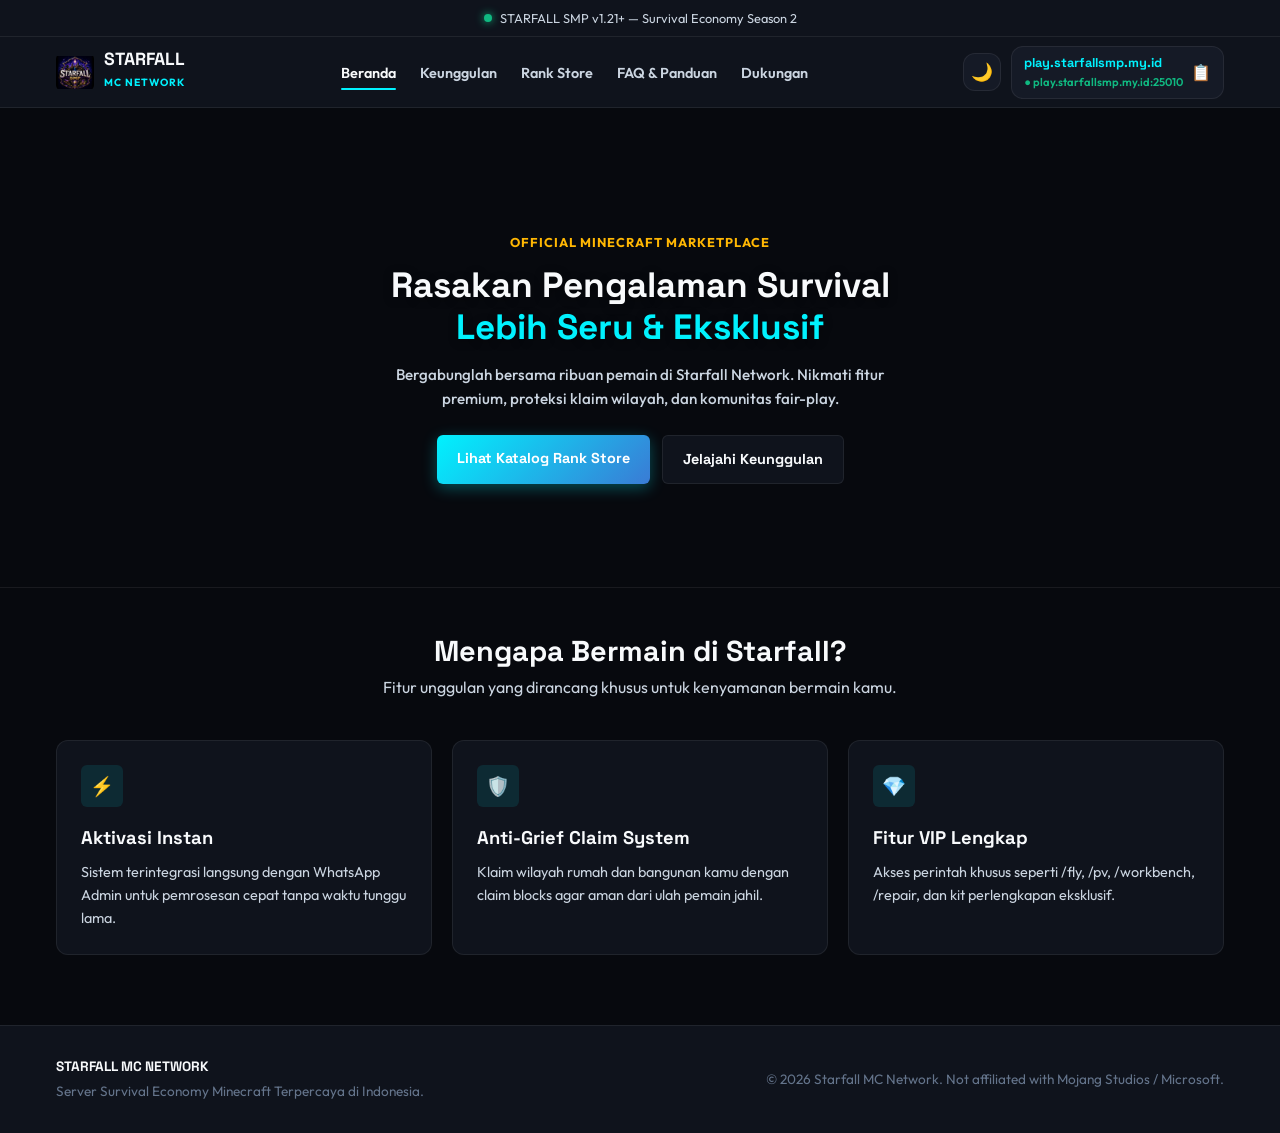
<file: index.html>
<!DOCTYPE html>
<html lang="id">
<head>
  <meta charset="UTF-8">
  <meta name="viewport" content="width=device-width, initial-scale=1.0, maximum-scale=1.0, user-scalable=no">
  <title>Beranda — Starfall Smp Official Website</title>
  <link rel="preconnect" href="https://fonts.googleapis.com">
  <link rel="preconnect" href="https://fonts.gstatic.com" crossorigin>
  <link href="https://fonts.googleapis.com/css2?family=Outfit:wght@400;600;700&family=Space+Grotesk:wght@700;800&display=swap" rel="stylesheet">
  <link rel="stylesheet" href="style.css">
</head>
<body>

  <div class="top-bar">
    <div class="container top-bar-inner">
      <div class="top-notice">
        <span class="live-dot"></span>
        <span>STARFALL SMP v1.21+ — Survival Economy Season 2</span>
      </div>
    </div>
  </div>

  <header class="header">
    <div class="container header-inner">
      <a href="index.html" class="brand">
        <img src="logo.png" alt="Starfall Logo" class="brand-logo-img" onerror="this.style.display='none'; document.getElementById('logoFallback').style.display='flex';">
        <div id="logoFallback" class="brand-icon-fallback" style="display:none;">SF</div>
        <div>
          <span class="brand-title">STARFALL</span>
          <span class="brand-subtitle">MC NETWORK</span>
        </div>
      </a>

      <!-- Tombol Hamburger untuk Tampilan HP -->
      <button class="mobile-menu-toggle" id="mobileMenuBtn" aria-label="Buka Menu">
        <span></span>
        <span></span>
        <span></span>
      </button>

      <ul class="nav-menu" id="navMenu">
        <li><a href="index.html" class="nav-link active">Beranda</a></li>
        <li><a href="features.html" class="nav-link">Keunggulan</a></li>
        <li><a href="store.html" class="nav-link">Rank Store</a></li>
        <li><a href="faq.html" class="nav-link">FAQ & Panduan</a></li>
        <li><a href="contact.html" class="nav-link">Dukungan</a></li>
      </ul>

      <div class="header-actions">
        <button id="themeToggleBtn" class="theme-toggle-btn" title="Ganti Tema">
          <span id="themeIcon">🌙</span>
        </button>

        <div class="ip-copy-btn ip-copy-trigger" title="Klik untuk Copy IP">
          <div>
            <div class="ip-text">play.starfallsmp.my.id</div>
            <div class="ip-sub" id="onlinePlayerCount">● Memuat Pemain...</div>
          </div>
          <span>📋</span>
        </div>
      </div>
    </div>
  </header>

  <section class="page-banner video-hero">
    <video autoplay loop muted playsinline class="hero-video" id="heroVideo">
      <source id="videoSource" src="background.mp4" type="video/mp4">
      Browser kamu tidak mendukung video HTML5.
    </video>

    <div class="hero-overlay"></div>

    <div class="container hero-content">
      <span class="banner-badge">OFFICIAL MINECRAFT MARKETPLACE</span>
      <h1 class="hero-title">Rasakan Pengalaman Survival <br><span class="highlight-cyan">Lebih Seru & Eksklusif</span></h1>
      <p class="hero-desc">Bergabunglah bersama ribuan pemain di Starfall Network. Nikmati fitur premium, proteksi klaim wilayah, dan komunitas fair-play.</p>
      
      <div class="hero-btn-group">
        <a href="store.html" class="btn-primary-glow">Lihat Katalog Rank Store</a>
        <a href="features.html" class="btn-secondary-dark">Jelajahi Keunggulan</a>
      </div>
    </div>
  </section>

  <main class="content-section">
    <div class="container">
      <div style="text-align:center; margin-bottom:40px;">
        <h2 style="font-family:var(--font-title); font-size:1.8rem;">Mengapa Bermain di Starfall?</h2>
        <p style="color:var(--text-secondary);">Fitur unggulan yang dirancang khusus untuk kenyamanan bermain kamu.</p>
      </div>

      <div class="grid-3">
        <div class="feature-box">
          <div class="feature-icon-badge">⚡</div>
          <h3>Aktivasi Instan</h3>
          <p>Sistem terintegrasi langsung dengan WhatsApp Admin untuk pemrosesan cepat tanpa waktu tunggu lama.</p>
        </div>
        <div class="feature-box">
          <div class="feature-icon-badge">🛡️</div>
          <h3>Anti-Grief Claim System</h3>
          <p>Klaim wilayah rumah dan bangunan kamu dengan claim blocks agar aman dari ulah pemain jahil.</p>
        </div>
        <div class="feature-box">
          <div class="feature-icon-badge">💎</div>
          <h3>Fitur VIP Lengkap</h3>
          <p>Akses perintah khusus seperti /fly, /pv, /workbench, /repair, dan kit perlengkapan eksklusif.</p>
        </div>
      </div>
    </div>
  </main>

  <footer class="footer">
    <div class="container footer-flex">
      <div>
        <strong style="color:var(--text-primary); font-family:var(--font-title);">STARFALL MC NETWORK</strong>
        <p style="margin-top:4px;">Server Survival Economy Minecraft Terpercaya di Indonesia.</p>
      </div>
      <div>
        <p>&copy; 2026 Starfall MC Network. Not affiliated with Mojang Studios / Microsoft.</p>
      </div>
    </div>
  </footer>

  <div class="modal-backdrop" id="storeModal">
    <div class="modal-card">
      <button class="modal-close-btn" id="modalCloseBtn">&times;</button>
      <h2 style="font-family:var(--font-title); font-size:1.4rem; margin-bottom:4px; color:var(--text-primary);">Konfirmasi Pesanan</h2>
      <p style="font-size:0.85rem; color:var(--text-secondary); margin-bottom:20px;">Isi username Minecraft kamu sebelum lanjut ke WhatsApp Admin.</p>

      <div class="summary-card">
        <div class="summary-item">
          <span>Item Rank:</span>
          <strong id="modalRankName" style="color:var(--text-primary);">-</strong>
        </div>
        <div class="summary-item" style="margin-top:6px;">
          <span>Total Harga:</span>
          <strong id="modalRankPrice" style="color:var(--primary-cyan);">-</strong>
        </div>
      </div>

      <form id="orderForm">
        <div class="form-group">
          <label for="mcUsername">Username / In-Game Name (IGN)</label>
          <input type="text" id="mcUsername" placeholder="Contoh: Alex_Craft99" autocomplete="off">
          <div class="field-error-notice" id="usernameError"></div>
        </div>

        <button type="submit" class="btn-wa-submit">Lanjut Pembayaran via WhatsApp 🚀</button>
      </form>
    </div>
  </div>

  <div class="toast-notice" id="toastNotice"></div>

  <script src="script.js"></script>
</body>
</html>
</file>
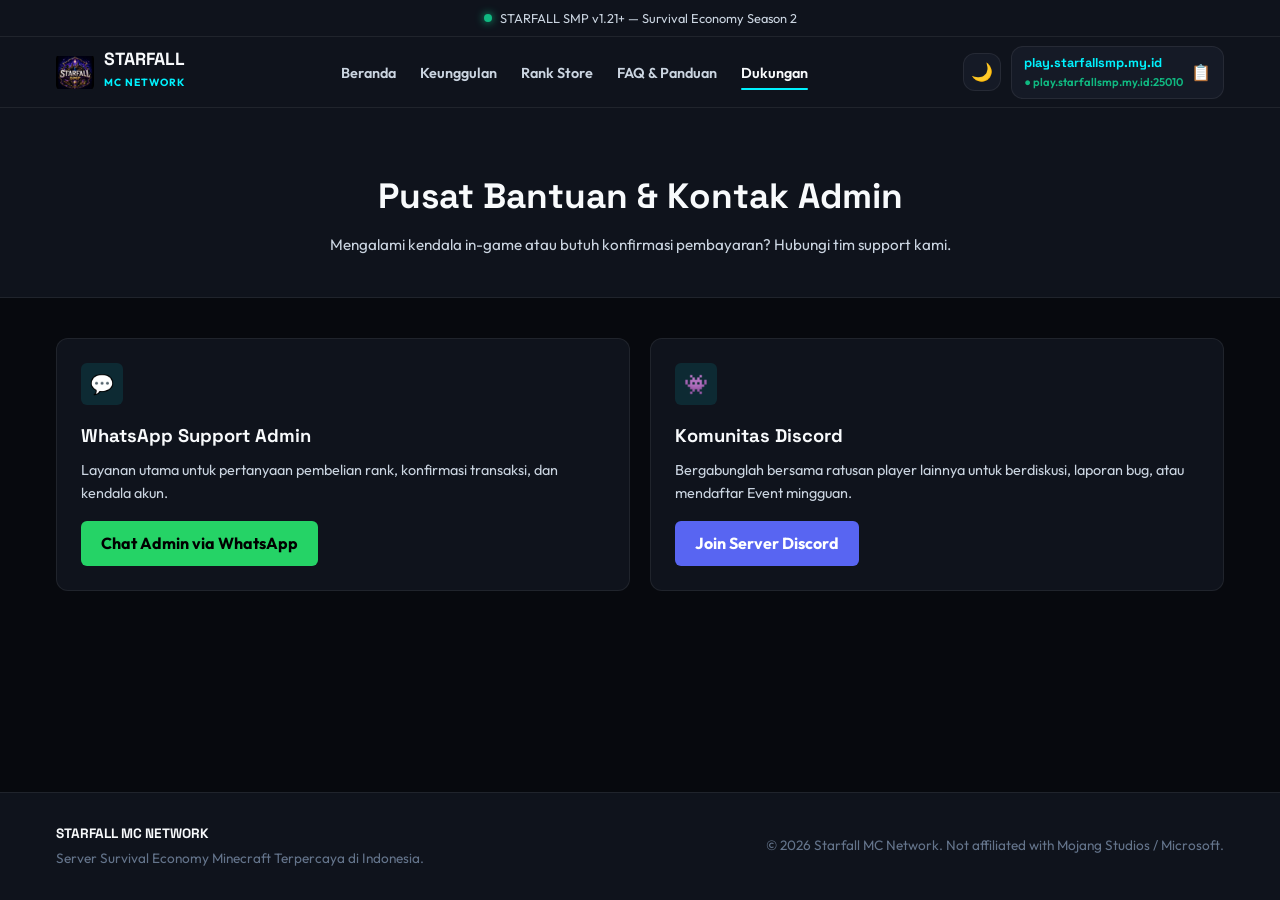
<file: contact.html>
<!DOCTYPE html>
<html lang="id">
<head>
  <meta charset="UTF-8">
  <meta name="viewport" content="width=device-width, initial-scale=1.0, maximum-scale=1.0, user-scalable=no">
  <title>Dukungan & Kontak — Starfall Network</title>
  <link rel="preconnect" href="https://fonts.googleapis.com">
  <link rel="preconnect" href="https://fonts.gstatic.com" crossorigin>
  <link href="https://fonts.googleapis.com/css2?family=Outfit:wght@400;600;700&family=Space+Grotesk:wght@700;800&display=swap" rel="stylesheet">
  <link rel="stylesheet" href="style.css">
</head>
<body>

  <div class="top-bar">
    <div class="container top-bar-inner">
      <div class="top-notice">
        <span class="live-dot"></span>
        <span>STARFALL SMP v1.21+ — Survival Economy Season 2</span>
      </div>
    </div>
  </div>

  <header class="header">
    <div class="container header-inner">
      <a href="index.html" class="brand">
        <img src="logo.png" alt="Starfall Logo" class="brand-logo-img" onerror="this.style.display='none'; document.getElementById('logoFallback').style.display='flex';">
        <div id="logoFallback" class="brand-icon-fallback" style="display:none;">SF</div>
        <div>
          <span class="brand-title">STARFALL</span>
          <span class="brand-subtitle">MC NETWORK</span>
        </div>
      </a>

      <!-- Tombol Hamburger untuk Mobile -->
      <button class="mobile-menu-toggle" id="mobileMenuBtn" aria-label="Buka Menu">
        <span></span>
        <span></span>
        <span></span>
      </button>

      <ul class="nav-menu" id="navMenu">
        <li><a href="index.html" class="nav-link">Beranda</a></li>
        <li><a href="features.html" class="nav-link">Keunggulan</a></li>
        <li><a href="store.html" class="nav-link">Rank Store</a></li>
        <li><a href="faq.html" class="nav-link">FAQ & Panduan</a></li>
        <li><a href="contact.html" class="nav-link active">Dukungan</a></li>
      </ul>

      <div class="header-actions">
        <button id="themeToggleBtn" class="theme-toggle-btn" title="Ganti Tema">
          <span id="themeIcon">🌙</span>
        </button>

        <div class="ip-copy-btn ip-copy-trigger" title="Klik untuk Copy IP">
          <div>
            <div class="ip-text">play.starfallsmp.my.id</div>
            <div class="ip-sub" id="onlinePlayerCount">● Memuat Pemain...</div>
          </div>
          <span>📋</span>
        </div>
      </div>
    </div>
  </header>

  <section class="page-banner">
    <div class="container">
      <h1>Pusat Bantuan & Kontak Admin</h1>
      <p>Mengalami kendala in-game atau butuh konfirmasi pembayaran? Hubungi tim support kami.</p>
    </div>
  </section>

  <main class="content-section">
    <div class="container">
      <div class="grid-2">
        <div class="feature-box">
          <div class="feature-icon-badge">💬</div>
          <h3>WhatsApp Support Admin</h3>
          <p>Layanan utama untuk pertanyaan pembelian rank, konfirmasi transaksi, dan kendala akun.</p>
          <a href="https://wa.me/6283138981041" target="_blank" style="display:inline-block; margin-top:16px; background:#25d366; color:#000; padding:10px 20px; border-radius:var(--radius-sm); font-weight:700; text-decoration:none;">Chat Admin via WhatsApp</a>
        </div>

        <div class="feature-box">
          <div class="feature-icon-badge">👾</div>
          <h3>Komunitas Discord</h3>
          <p>Bergabunglah bersama ratusan player lainnya untuk berdiskusi, laporan bug, atau mendaftar Event mingguan.</p>
          <a href="#" style="display:inline-block; margin-top:16px; background:#5865F2; color:#fff; padding:10px 20px; border-radius:var(--radius-sm); font-weight:700; text-decoration:none;">Join Server Discord</a>
        </div>
      </div>
    </div>
  </main>

  <footer class="footer">
    <div class="container footer-flex">
      <div>
        <strong style="color:var(--text-primary); font-family:var(--font-title);">STARFALL MC NETWORK</strong>
        <p style="margin-top:4px;">Server Survival Economy Minecraft Terpercaya di Indonesia.</p>
      </div>
      <div>
        <p>&copy; 2026 Starfall MC Network. Not affiliated with Mojang Studios / Microsoft.</p>
      </div>
    </div>
  </footer>

  <div class="modal-backdrop" id="storeModal">
    <div class="modal-card">
      <button class="modal-close-btn" id="modalCloseBtn">&times;</button>
      <h2 style="font-family:var(--font-title); font-size:1.4rem; margin-bottom:4px; color:var(--text-primary);">Konfirmasi Pesanan</h2>
      <p style="font-size:0.85rem; color:var(--text-secondary); margin-bottom:20px;">Isi username Minecraft kamu sebelum lanjut ke WhatsApp Admin.</p>

      <div class="summary-card">
        <div class="summary-item">
          <span>Item Rank:</span>
          <strong id="modalRankName" style="color:var(--text-primary);">-</strong>
        </div>
        <div class="summary-item" style="margin-top:6px;">
          <span>Total Harga:</span>
          <strong id="modalRankPrice" style="color:var(--primary-cyan);">-</strong>
        </div>
      </div>

      <form id="orderForm">
        <div class="form-group">
          <label for="mcUsername">Username / In-Game Name (IGN)</label>
          <input type="text" id="mcUsername" placeholder="Contoh: Alex_Craft99" autocomplete="off">
          <div class="field-error-notice" id="usernameError"></div>
        </div>

        <button type="submit" class="btn-wa-submit">Lanjut Pembayaran via WhatsApp 🚀</button>
      </form>
    </div>
  </div>

  <div class="toast-notice" id="toastNotice"></div>

  <script src="script.js"></script>
</body>
</html>
</file>
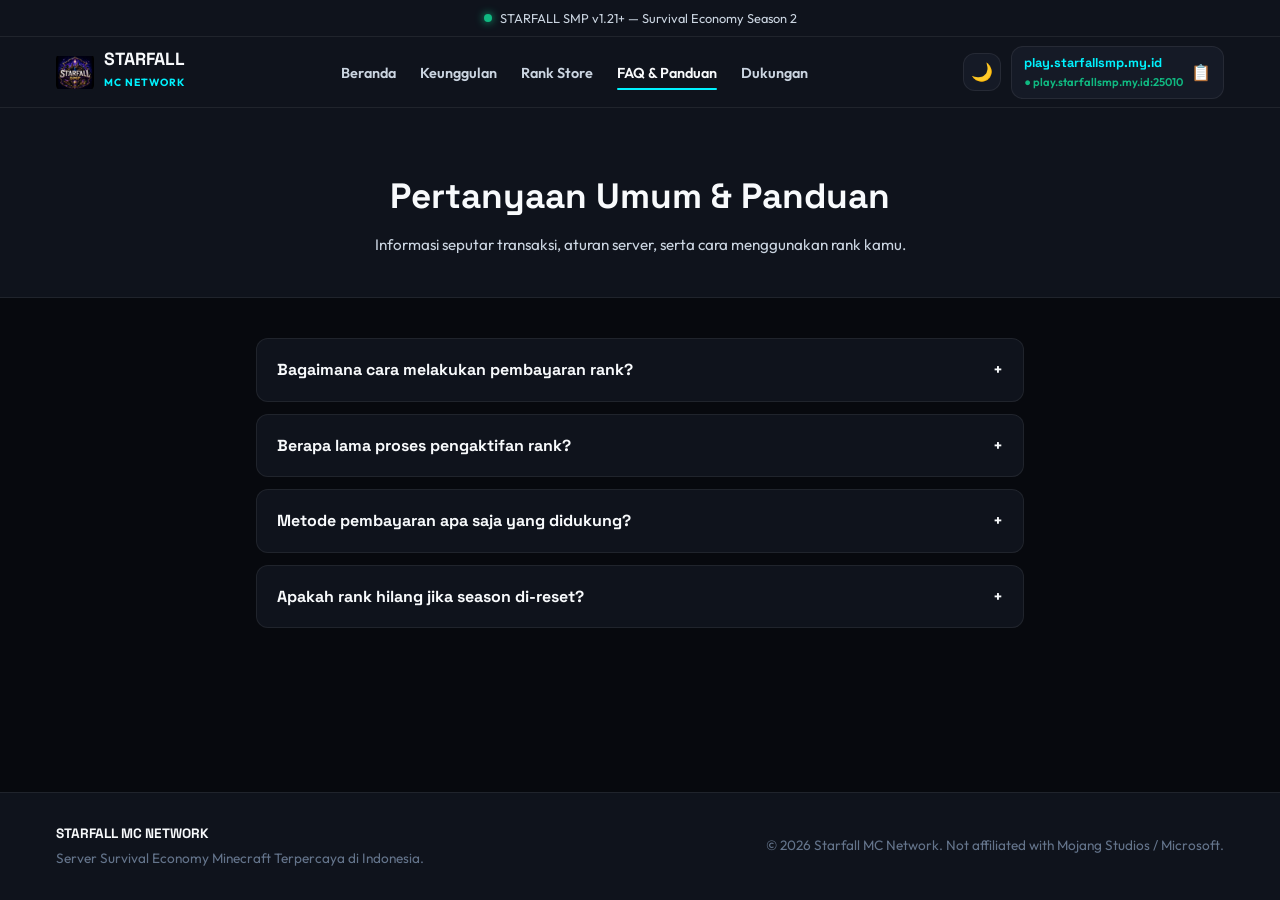
<file: faq.html>
<!DOCTYPE html>
<html lang="id">
<head>
  <meta charset="UTF-8">
  <meta name="viewport" content="width=device-width, initial-scale=1.0, maximum-scale=1.0, user-scalable=no">
  <title>FAQ & Panduan — Starfall Network</title>
  <link rel="preconnect" href="https://fonts.googleapis.com">
  <link rel="preconnect" href="https://fonts.gstatic.com" crossorigin>
  <link href="https://fonts.googleapis.com/css2?family=Outfit:wght@400;600;700&family=Space+Grotesk:wght@700;800&display=swap" rel="stylesheet">
  <link rel="stylesheet" href="style.css">
</head>
<body>

  <div class="top-bar">
    <div class="container top-bar-inner">
      <div class="top-notice">
        <span class="live-dot"></span>
        <span>STARFALL SMP v1.21+ — Survival Economy Season 2</span>
      </div>
    </div>
  </div>

  <header class="header">
    <div class="container header-inner">
      <a href="index.html" class="brand">
        <img src="logo.png" alt="Starfall Logo" class="brand-logo-img" onerror="this.style.display='none'; document.getElementById('logoFallback').style.display='flex';">
        <div id="logoFallback" class="brand-icon-fallback" style="display:none;">SF</div>
        <div>
          <span class="brand-title">STARFALL</span>
          <span class="brand-subtitle">MC NETWORK</span>
        </div>
      </a>

      <!-- Tombol Hamburger untuk Mobile -->
      <button class="mobile-menu-toggle" id="mobileMenuBtn" aria-label="Buka Menu">
        <span></span>
        <span></span>
        <span></span>
      </button>

      <ul class="nav-menu" id="navMenu">
        <li><a href="index.html" class="nav-link">Beranda</a></li>
        <li><a href="features.html" class="nav-link">Keunggulan</a></li>
        <li><a href="store.html" class="nav-link">Rank Store</a></li>
        <li><a href="faq.html" class="nav-link active">FAQ & Panduan</a></li>
        <li><a href="contact.html" class="nav-link">Dukungan</a></li>
      </ul>

      <div class="header-actions">
        <button id="themeToggleBtn" class="theme-toggle-btn" title="Ganti Tema">
          <span id="themeIcon">🌙</span>
        </button>

        <div class="ip-copy-btn ip-copy-trigger" title="Klik untuk Copy IP">
          <div>
            <div class="ip-text">play.starfallsmp.my.id</div>
            <div class="ip-sub" id="onlinePlayerCount">● Memuat Pemain...</div>
          </div>
          <span>📋</span>
        </div>
      </div>
    </div>
  </header>

  <section class="page-banner">
    <div class="container">
      <h1>Pertanyaan Umum & Panduan</h1>
      <p>Informasi seputar transaksi, aturan server, serta cara menggunakan rank kamu.</p>
    </div>
  </section>

  <main class="content-section">
    <div class="container" style="max-width:800px;">
      
      <div class="faq-box">
        <div class="faq-header">
          <span>Bagaimana cara melakukan pembayaran rank?</span>
          <span class="faq-icon-toggle">+</span>
        </div>
        <div class="faq-body">
          <p>Setelah kamu memilih rank di katalog Store dan mengisi Username Minecraft, tombol akan mengarahkan kamu langsung ke WhatsApp Admin. Admin akan memberikan QRIS atau nomor rekening tujuan.</p>
        </div>
      </div>

      <div class="faq-box">
        <div class="faq-header">
          <span>Berapa lama proses pengaktifan rank?</span>
          <span class="faq-icon-toggle">+</span>
        </div>
        <div class="faq-body">
          <p>Proses aktivasi membutuhkan waktu sekitar 1 hingga 5 menit setelah bukti pembayaran dikirimkan ke WhatsApp Admin.</p>
        </div>
      </div>

      <div class="faq-box">
        <div class="faq-header">
          <span>Metode pembayaran apa saja yang didukung?</span>
          <span class="faq-icon-toggle">+</span>
        </div>
        <div class="faq-body">
          <p>Kami menerima QRIS (BCA, Mandiri, BRI, Gopay, OVO, Dana, ShopeePay) serta Pulsa.</p>
        </div>
      </div>

      <div class="faq-box">
        <div class="faq-header">
          <span>Apakah rank hilang jika season di-reset?</span>
          <span class="faq-icon-toggle">+</span>
        </div>
        <div class="faq-body">
          <p>Tidak! Semua rank yang dibeli berlaku permanen dan akan dibawa kembali saat pembukaan season baru.</p>
        </div>
      </div>

    </div>
  </main>

  <footer class="footer">
    <div class="container footer-flex">
      <div>
        <strong style="color:var(--text-primary); font-family:var(--font-title);">STARFALL MC NETWORK</strong>
        <p style="margin-top:4px;">Server Survival Economy Minecraft Terpercaya di Indonesia.</p>
      </div>
      <div>
        <p>&copy; 2026 Starfall MC Network. Not affiliated with Mojang Studios / Microsoft.</p>
      </div>
    </div>
  </footer>

  <div class="modal-backdrop" id="storeModal">
    <div class="modal-card">
      <button class="modal-close-btn" id="modalCloseBtn">&times;</button>
      <h2 style="font-family:var(--font-title); font-size:1.4rem; margin-bottom:4px; color:var(--text-primary);">Konfirmasi Pesanan</h2>
      <p style="font-size:0.85rem; color:var(--text-secondary); margin-bottom:20px;">Isi username Minecraft kamu sebelum lanjut ke WhatsApp Admin.</p>

      <div class="summary-card">
        <div class="summary-item">
          <span>Item Rank:</span>
          <strong id="modalRankName" style="color:var(--text-primary);">-</strong>
        </div>
        <div class="summary-item" style="margin-top:6px;">
          <span>Total Harga:</span>
          <strong id="modalRankPrice" style="color:var(--primary-cyan);">-</strong>
        </div>
      </div>

      <form id="orderForm">
        <div class="form-group">
          <label for="mcUsername">Username / In-Game Name (IGN)</label>
          <input type="text" id="mcUsername" placeholder="Contoh: Alex_Craft99" autocomplete="off">
          <div class="field-error-notice" id="usernameError"></div>
        </div>

        <button type="submit" class="btn-wa-submit">Lanjut Pembayaran via WhatsApp 🚀</button>
      </form>
    </div>
  </div>

  <div class="toast-notice" id="toastNotice"></div>

  <script src="script.js"></script>
</body>
</html>
</file>
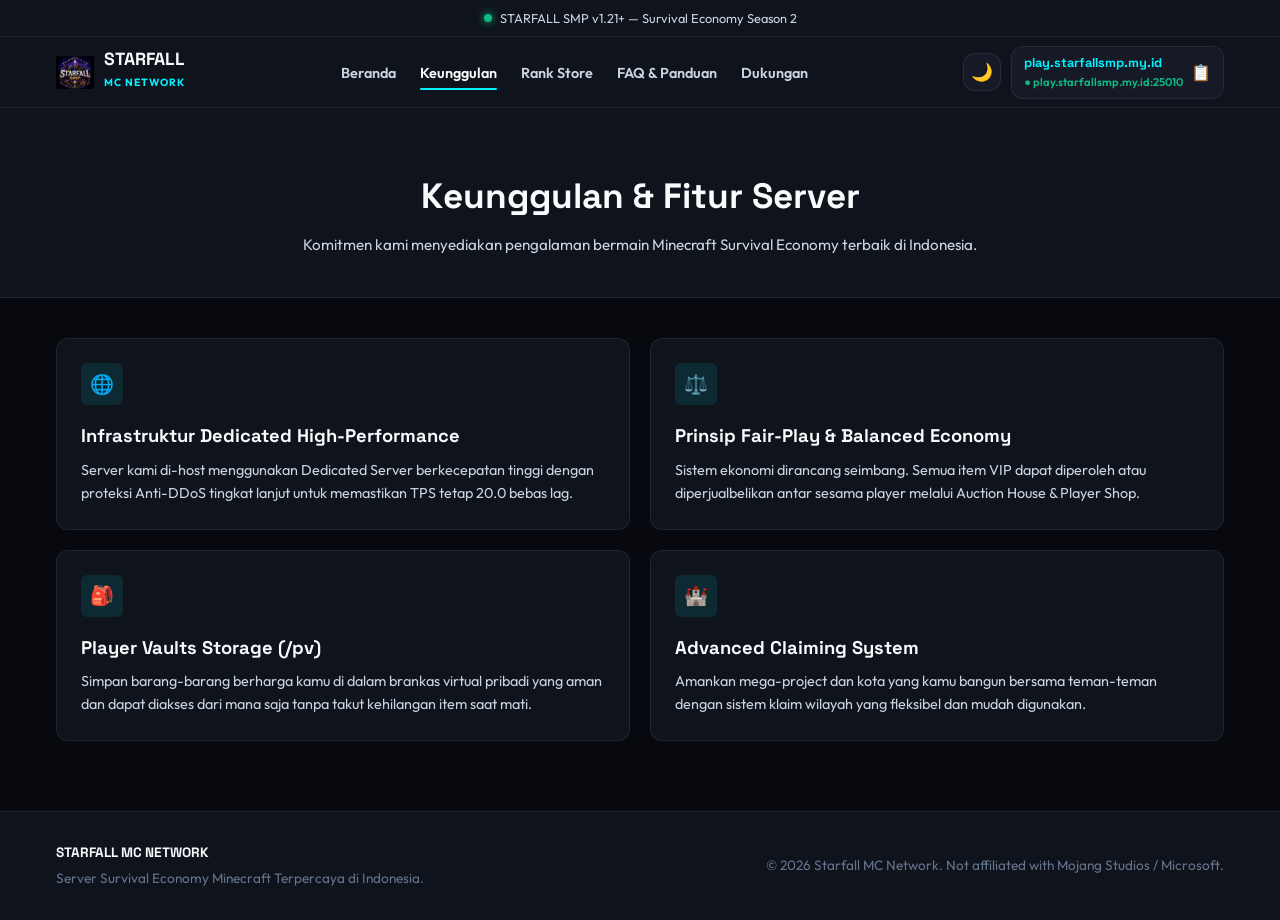
<file: features.html>
<!DOCTYPE html>
<html lang="id">
<head>
  <meta charset="UTF-8">
  <meta name="viewport" content="width=device-width, initial-scale=1.0, maximum-scale=1.0, user-scalable=no">
  <title>Keunggulan Server — Starfall Network</title>
  <link rel="preconnect" href="https://fonts.googleapis.com">
  <link rel="preconnect" href="https://fonts.gstatic.com" crossorigin>
  <link href="https://fonts.googleapis.com/css2?family=Outfit:wght@400;600;700&family=Space+Grotesk:wght@700;800&display=swap" rel="stylesheet">
  <link rel="stylesheet" href="style.css">
</head>
<body>

  <div class="top-bar">
    <div class="container top-bar-inner">
      <div class="top-notice">
        <span class="live-dot"></span>
        <span>STARFALL SMP v1.21+ — Survival Economy Season 2</span>
      </div>
    </div>
  </div>

  <header class="header">
    <div class="container header-inner">
      <a href="index.html" class="brand">
        <img src="logo.png" alt="Starfall Logo" class="brand-logo-img" onerror="this.style.display='none'; document.getElementById('logoFallback').style.display='flex';">
        <div id="logoFallback" class="brand-icon-fallback" style="display:none;">SF</div>
        <div>
          <span class="brand-title">STARFALL</span>
          <span class="brand-subtitle">MC NETWORK</span>
        </div>
      </a>

      <!-- Tombol Hamburger untuk Mobile -->
      <button class="mobile-menu-toggle" id="mobileMenuBtn" aria-label="Buka Menu">
        <span></span>
        <span></span>
        <span></span>
      </button>

      <ul class="nav-menu" id="navMenu">
        <li><a href="index.html" class="nav-link">Beranda</a></li>
        <li><a href="features.html" class="nav-link active">Keunggulan</a></li>
        <li><a href="store.html" class="nav-link">Rank Store</a></li>
        <li><a href="faq.html" class="nav-link">FAQ & Panduan</a></li>
        <li><a href="contact.html" class="nav-link">Dukungan</a></li>
      </ul>

      <div class="header-actions">
        <button id="themeToggleBtn" class="theme-toggle-btn" title="Ganti Tema">
          <span id="themeIcon">🌙</span>
        </button>

        <div class="ip-copy-btn ip-copy-trigger" title="Klik untuk Copy IP">
          <div>
            <div class="ip-text">play.starfallsmp.my.id</div>
            <div class="ip-sub" id="onlinePlayerCount">● Memuat Pemain...</div>
          </div>
          <span>📋</span>
        </div>
      </div>
    </div>
  </header>

  <section class="page-banner">
    <div class="container">
      <h1>Keunggulan & Fitur Server</h1>
      <p>Komitmen kami menyediakan pengalaman bermain Minecraft Survival Economy terbaik di Indonesia.</p>
    </div>
  </section>

  <main class="content-section">
    <div class="container">
      <div class="grid-2">
        <div class="feature-box">
          <div class="feature-icon-badge">🌐</div>
          <h3>Infrastruktur Dedicated High-Performance</h3>
          <p>Server kami di-host menggunakan Dedicated Server berkecepatan tinggi dengan proteksi Anti-DDoS tingkat lanjut untuk memastikan TPS tetap 20.0 bebas lag.</p>
        </div>
        <div class="feature-box">
          <div class="feature-icon-badge">⚖️</div>
          <h3>Prinsip Fair-Play & Balanced Economy</h3>
          <p>Sistem ekonomi dirancang seimbang. Semua item VIP dapat diperoleh atau diperjualbelikan antar sesama player melalui Auction House & Player Shop.</p>
        </div>
        <div class="feature-box">
          <div class="feature-icon-badge">🎒</div>
          <h3>Player Vaults Storage (/pv)</h3>
          <p>Simpan barang-barang berharga kamu di dalam brankas virtual pribadi yang aman dan dapat diakses dari mana saja tanpa takut kehilangan item saat mati.</p>
        </div>
        <div class="feature-box">
          <div class="feature-icon-badge">🏰</div>
          <h3>Advanced Claiming System</h3>
          <p>Amankan mega-project dan kota yang kamu bangun bersama teman-teman dengan sistem klaim wilayah yang fleksibel dan mudah digunakan.</p>
        </div>
      </div>
    </div>
  </main>

  <footer class="footer">
    <div class="container footer-flex">
      <div>
        <strong style="color:var(--text-primary); font-family:var(--font-title);">STARFALL MC NETWORK</strong>
        <p style="margin-top:4px;">Server Survival Economy Minecraft Terpercaya di Indonesia.</p>
      </div>
      <div>
        <p>&copy; 2026 Starfall MC Network. Not affiliated with Mojang Studios / Microsoft.</p>
      </div>
    </div>
  </footer>

  <div class="modal-backdrop" id="storeModal">
    <div class="modal-card">
      <button class="modal-close-btn" id="modalCloseBtn">&times;</button>
      <h2 style="font-family:var(--font-title); font-size:1.4rem; margin-bottom:4px; color:var(--text-primary);">Konfirmasi Pesanan</h2>
      <p style="font-size:0.85rem; color:var(--text-secondary); margin-bottom:20px;">Isi username Minecraft kamu sebelum lanjut ke WhatsApp Admin.</p>

      <div class="summary-card">
        <div class="summary-item">
          <span>Item Rank:</span>
          <strong id="modalRankName" style="color:var(--text-primary);">-</strong>
        </div>
        <div class="summary-item" style="margin-top:6px;">
          <span>Total Harga:</span>
          <strong id="modalRankPrice" style="color:var(--primary-cyan);">-</strong>
        </div>
      </div>

      <form id="orderForm">
        <div class="form-group">
          <label for="mcUsername">Username / In-Game Name (IGN)</label>
          <input type="text" id="mcUsername" placeholder="Contoh: Alex_Craft99" autocomplete="off">
          <div class="field-error-notice" id="usernameError"></div>
        </div>

        <button type="submit" class="btn-wa-submit">Lanjut Pembayaran via WhatsApp 🚀</button>
      </form>
    </div>
  </div>

  <div class="toast-notice" id="toastNotice"></div>

  <script src="script.js"></script>
</body>
</html>
</file>
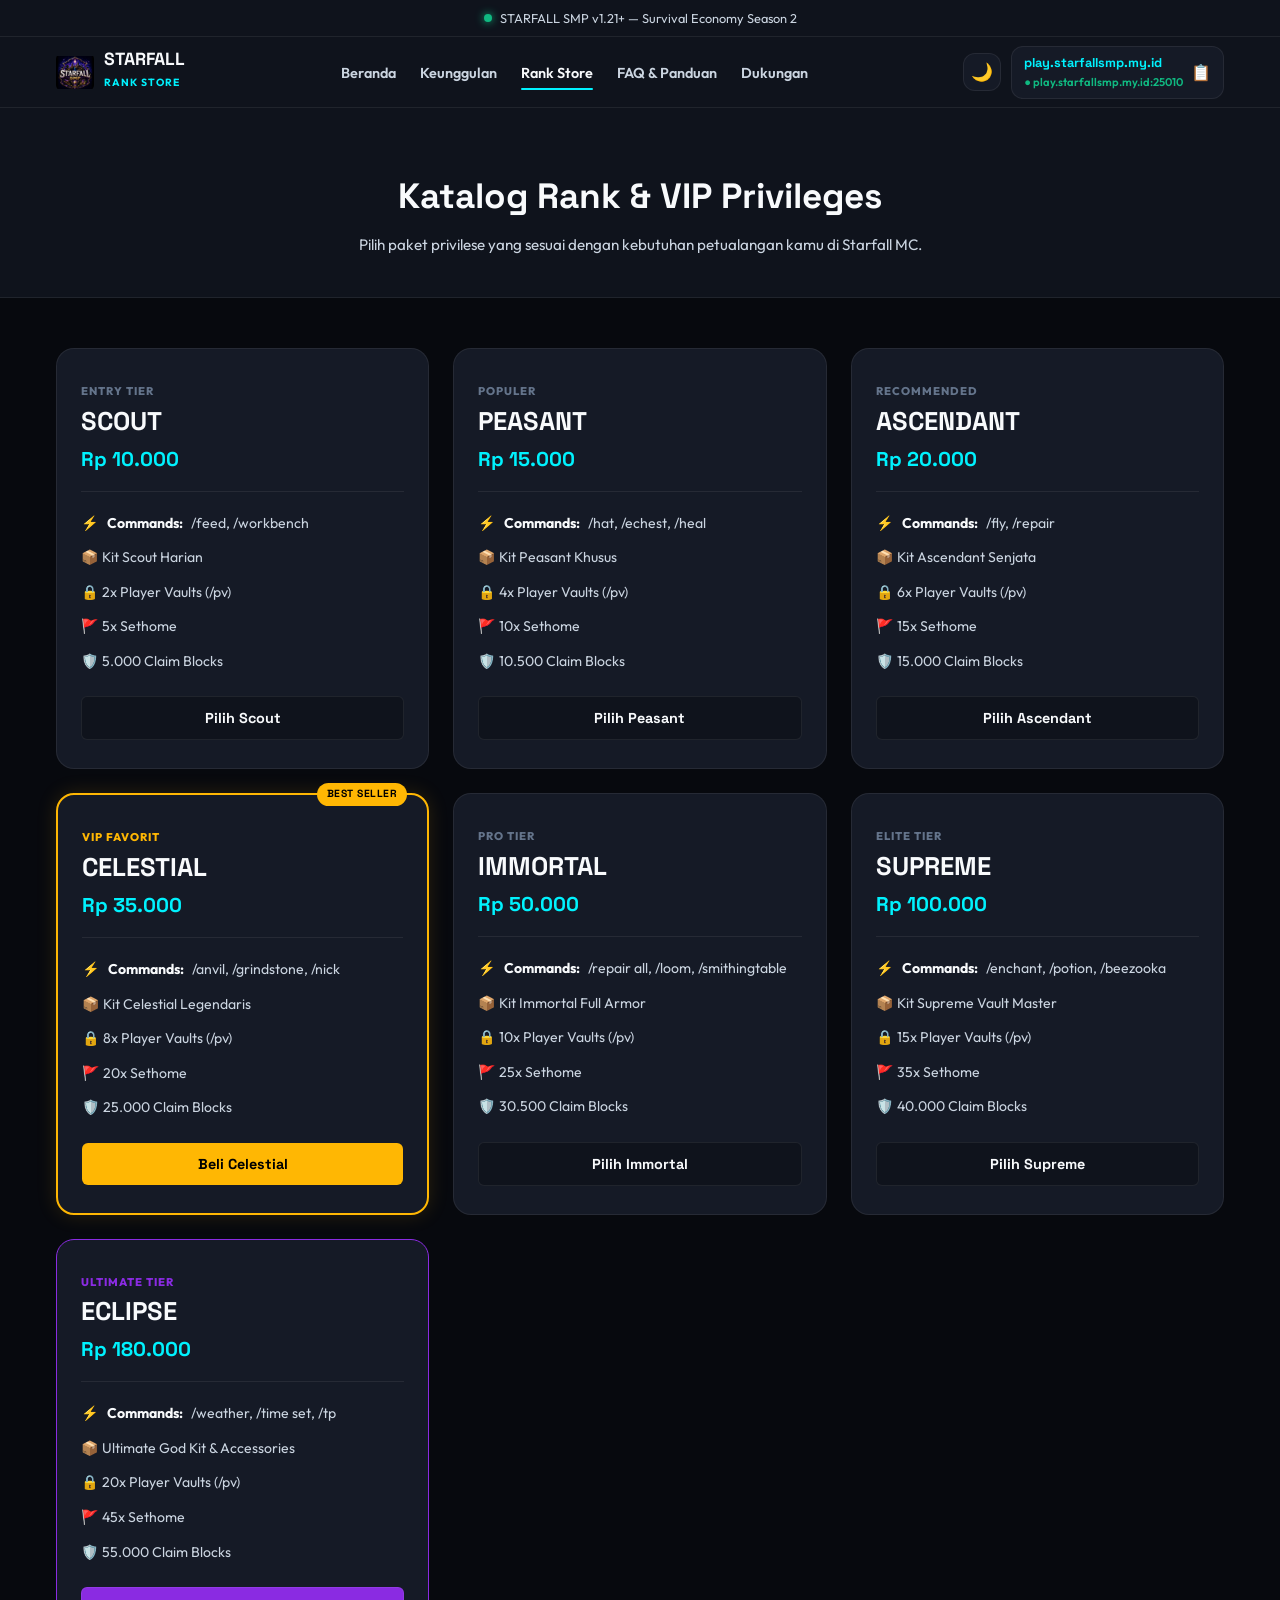
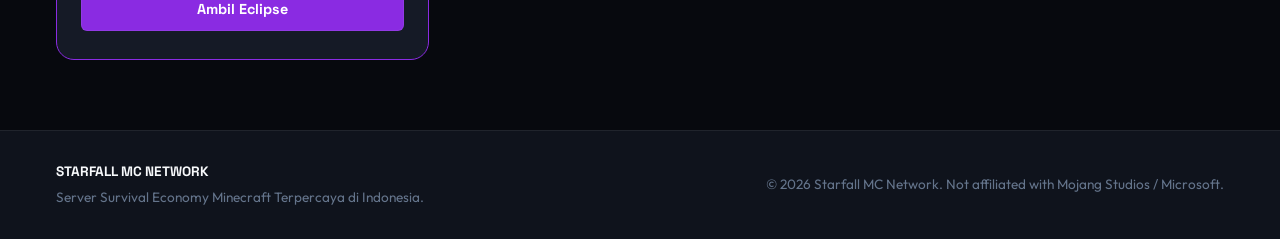
<file: store.html>
<!DOCTYPE html>
<html lang="id">
<head>
  <meta charset="UTF-8">
  <meta name="viewport" content="width=device-width, initial-scale=1.0, maximum-scale=1.0, user-scalable=no">
  <title>Rank Store — Starfall Network</title>
  <link rel="preconnect" href="https://fonts.googleapis.com">
  <link rel="preconnect" href="https://fonts.gstatic.com" crossorigin>
  <link href="https://fonts.googleapis.com/css2?family=Outfit:wght@400;600;700&family=Space+Grotesk:wght@700;800&display=swap" rel="stylesheet">
  <link rel="stylesheet" href="style.css">
</head>
<body>

  <div class="top-bar">
    <div class="container top-bar-inner">
      <div class="top-notice">
        <span class="live-dot"></span>
        <span>STARFALL SMP v1.21+ — Survival Economy Season 2</span>
      </div>
    </div>
  </div>

  <header class="header">
    <div class="container header-inner">
      <a href="index.html" class="brand">
        <img src="logo.png" alt="Starfall Logo" class="brand-logo-img" onerror="this.style.display='none'; document.getElementById('logoFallback').style.display='flex';">
        <div id="logoFallback" class="brand-icon-fallback" style="display:none;">SF</div>
        <div>
          <span class="brand-title">STARFALL</span>
          <span class="brand-subtitle">RANK STORE</span>
        </div>
      </a>

      <!-- Tombol Hamburger untuk Mobile -->
      <button class="mobile-menu-toggle" id="mobileMenuBtn" aria-label="Buka Menu">
        <span></span>
        <span></span>
        <span></span>
      </button>

      <ul class="nav-menu" id="navMenu">
        <li><a href="index.html" class="nav-link">Beranda</a></li>
        <li><a href="features.html" class="nav-link">Keunggulan</a></li>
        <li><a href="store.html" class="nav-link active">Rank Store</a></li>
        <li><a href="faq.html" class="nav-link">FAQ & Panduan</a></li>
        <li><a href="contact.html" class="nav-link">Dukungan</a></li>
      </ul>

      <div class="header-actions">
        <button id="themeToggleBtn" class="theme-toggle-btn" title="Ganti Tema">
          <span id="themeIcon">🌙</span>
        </button>

        <div class="ip-copy-btn ip-copy-trigger" title="Klik untuk Copy IP">
          <div>
            <div class="ip-text">play.starfallsmp.my.id</div>
            <div class="ip-sub" id="onlinePlayerCount">● Memuat Pemain...</div>
          </div>
          <span>📋</span>
        </div>
      </div>
    </div>
  </header>

  <section class="page-banner">
    <div class="container">
      <h1>Katalog Rank & VIP Privileges</h1>
      <p>Pilih paket privilese yang sesuai dengan kebutuhan petualangan kamu di Starfall MC.</p>
    </div>
  </section>

  <main class="content-section">
    <div class="container">
      <div class="ranks-grid">
        
        <!-- Scout -->
        <div class="rank-card">
          <div class="rank-header">
            <span style="font-size:0.7rem; font-weight:800; color:var(--text-muted); letter-spacing:1px;">ENTRY TIER</span>
            <div class="rank-name">SCOUT</div>
            <div class="rank-price">Rp 10.000</div>
          </div>
          <ul class="rank-features">
            <li>⚡ <strong>Commands:</strong> /feed, /workbench</li>
            <li>📦 Kit Scout Harian</li>
            <li>🔒 2x Player Vaults (/pv)</li>
            <li>🚩 5x Sethome</li>
            <li>🛡️ 5.000 Claim Blocks</li>
          </ul>
          <button class="btn-buy-store buy-trigger" data-rank="Scout" data-price="Rp 10.000">Pilih Scout</button>
        </div>

        <!-- Peasant -->
        <div class="rank-card">
          <div class="rank-header">
            <span style="font-size:0.7rem; font-weight:800; color:var(--text-muted); letter-spacing:1px;">POPULER</span>
            <div class="rank-name">PEASANT</div>
            <div class="rank-price">Rp 15.000</div>
          </div>
          <ul class="rank-features">
            <li>⚡ <strong>Commands:</strong> /hat, /echest, /heal</li>
            <li>📦 Kit Peasant Khusus</li>
            <li>🔒 4x Player Vaults (/pv)</li>
            <li>🚩 10x Sethome</li>
            <li>🛡️ 10.500 Claim Blocks</li>
          </ul>
          <button class="btn-buy-store buy-trigger" data-rank="Peasant" data-price="Rp 15.000">Pilih Peasant</button>
        </div>

        <!-- Ascendant -->
        <div class="rank-card">
          <div class="rank-header">
            <span style="font-size:0.7rem; font-weight:800; color:var(--text-muted); letter-spacing:1px;">RECOMMENDED</span>
            <div class="rank-name">ASCENDANT</div>
            <div class="rank-price">Rp 20.000</div>
          </div>
          <ul class="rank-features">
            <li>⚡ <strong>Commands:</strong> /fly, /repair</li>
            <li>📦 Kit Ascendant Senjata</li>
            <li>🔒 6x Player Vaults (/pv)</li>
            <li>🚩 15x Sethome</li>
            <li>🛡️ 15.000 Claim Blocks</li>
          </ul>
          <button class="btn-buy-store buy-trigger" data-rank="Ascendant" data-price="Rp 20.000">Pilih Ascendant</button>
        </div>

        <!-- Celestial (FEATURED) -->
        <div class="rank-card highlight">
          <div class="rank-tag-featured">BEST SELLER</div>
          <div class="rank-header">
            <span style="font-size:0.7rem; font-weight:800; color:var(--accent-gold); letter-spacing:1px;">VIP FAVORIT</span>
            <div class="rank-name">CELESTIAL</div>
            <div class="rank-price">Rp 35.000</div>
          </div>
          <ul class="rank-features">
            <li>⚡ <strong>Commands:</strong> /anvil, /grindstone, /nick</li>
            <li>📦 Kit Celestial Legendaris</li>
            <li>🔒 8x Player Vaults (/pv)</li>
            <li>🚩 20x Sethome</li>
            <li>🛡️ 25.000 Claim Blocks</li>
          </ul>
          <button class="btn-buy-store gold-btn buy-trigger" data-rank="Celestial" data-price="Rp 35.000">Beli Celestial</button>
        </div>

        <!-- Immortal -->
        <div class="rank-card">
          <div class="rank-header">
            <span style="font-size:0.7rem; font-weight:800; color:var(--text-muted); letter-spacing:1px;">PRO TIER</span>
            <div class="rank-name">IMMORTAL</div>
            <div class="rank-price">Rp 50.000</div>
          </div>
          <ul class="rank-features">
            <li>⚡ <strong>Commands:</strong> /repair all, /loom, /smithingtable</li>
            <li>📦 Kit Immortal Full Armor</li>
            <li>🔒 10x Player Vaults (/pv)</li>
            <li>🚩 25x Sethome</li>
            <li>🛡️ 30.500 Claim Blocks</li>
          </ul>
          <button class="btn-buy-store buy-trigger" data-rank="Immortal" data-price="Rp 50.000">Pilih Immortal</button>
        </div>

        <!-- Supreme -->
        <div class="rank-card">
          <div class="rank-header">
            <span style="font-size:0.7rem; font-weight:800; color:var(--text-muted); letter-spacing:1px;">ELITE TIER</span>
            <div class="rank-name">SUPREME</div>
            <div class="rank-price">Rp 100.000</div>
          </div>
          <ul class="rank-features">
            <li>⚡ <strong>Commands:</strong> /enchant, /potion, /beezooka</li>
            <li>📦 Kit Supreme Vault Master</li>
            <li>🔒 15x Player Vaults (/pv)</li>
            <li>🚩 35x Sethome</li>
            <li>🛡️ 40.000 Claim Blocks</li>
          </ul>
          <button class="btn-buy-store buy-trigger" data-rank="Supreme" data-price="Rp 100.000">Pilih Supreme</button>
        </div>

        <!-- Eclipse -->
        <div class="rank-card" style="border-color: var(--accent-purple);">
          <div class="rank-header">
            <span style="font-size:0.7rem; font-weight:800; color:var(--accent-purple); letter-spacing:1px;">ULTIMATE TIER</span>
            <div class="rank-name">ECLIPSE</div>
            <div class="rank-price">Rp 180.000</div>
          </div>
          <ul class="rank-features">
            <li>⚡ <strong>Commands:</strong> /weather, /time set, /tp</li>
            <li>📦 Ultimate God Kit & Accessories</li>
            <li>🔒 20x Player Vaults (/pv)</li>
            <li>🚩 45x Sethome</li>
            <li>🛡️ 55.000 Claim Blocks</li>
          </ul>
          <button class="btn-buy-store buy-trigger" style="background:var(--accent-purple); color:#fff;" data-rank="Eclipse" data-price="Rp 180.000">Ambil Eclipse</button>
        </div>

      </div>
    </div>
  </main>

  <footer class="footer">
    <div class="container footer-flex">
      <div>
        <strong style="color:var(--text-primary); font-family:var(--font-title);">STARFALL MC NETWORK</strong>
        <p style="margin-top:4px;">Server Survival Economy Minecraft Terpercaya di Indonesia.</p>
      </div>
      <div>
        <p>&copy; 2026 Starfall MC Network. Not affiliated with Mojang Studios / Microsoft.</p>
      </div>
    </div>
  </footer>

  <div class="modal-backdrop" id="storeModal">
    <div class="modal-card">
      <button class="modal-close-btn" id="modalCloseBtn">&times;</button>
      <h2 style="font-family:var(--font-title); font-size:1.4rem; margin-bottom:4px; color:var(--text-primary);">Konfirmasi Pesanan</h2>
      <p style="font-size:0.85rem; color:var(--text-secondary); margin-bottom:20px;">Isi username Minecraft kamu sebelum lanjut ke WhatsApp Admin.</p>

      <div class="summary-card">
        <div class="summary-item">
          <span>Item Rank:</span>
          <strong id="modalRankName" style="color:var(--text-primary);">-</strong>
        </div>
        <div class="summary-item" style="margin-top:6px;">
          <span>Total Harga:</span>
          <strong id="modalRankPrice" style="color:var(--primary-cyan);">-</strong>
        </div>
      </div>

      <form id="orderForm">
        <div class="form-group">
          <label for="mcUsername">Username / In-Game Name (IGN)</label>
          <input type="text" id="mcUsername" placeholder="Contoh: Alex_Craft99" autocomplete="off">
          <div class="field-error-notice" id="usernameError"></div>
        </div>

        <button type="submit" class="btn-wa-submit">Lanjut Pembayaran via WhatsApp 🚀</button>
      </form>
    </div>
  </div>

  <div class="toast-notice" id="toastNotice"></div>

  <script src="script.js"></script>
</body>
</html>
</file>
<file: style.css>
/* ==========================================================================
   STARFALL NETWORK - STYLESHEET WITH LIGHT & DARK MODE SUPPORT
   ========================================================================== */

:root {
  --bg-dark: #07090e;
  --bg-surface: #0f131c;
  --bg-card: #151a26;
  --bg-card-hover: #1c2333;
  
  --primary-cyan: #00f2fe;
  --primary-blue: #3a7bd5;
  --accent-gold: #ffb703;
  --accent-rose: #ff2a6d;
  --accent-purple: #8a2be2;
  
  --text-primary: #f8fafc;
  --text-secondary: #cbd5e1;
  --text-muted: #64748b;
  
  --border-subtle: rgba(255, 255, 255, 0.07);
  --border-active: rgba(0, 242, 254, 0.3);
  
  --font-title: 'Space Grotesk', -apple-system, sans-serif;
  --font-body: 'Outfit', -apple-system, sans-serif;
  
  --radius-sm: 6px;
  --radius-md: 12px;
  --radius-lg: 18px;
  
  --overlay-gradient: linear-gradient(
    180deg,
    rgba(7, 9, 14, 0.4) 0%,
    rgba(7, 9, 14, 0.7) 60%,
    #07090e 100%
  );
}

/* --- LIGHT MODE SETTINGS (BALANCED CONTRAST) --- */
body.light-mode {
  --bg-dark: #e2e8f0;
  --bg-surface: #ffffff;
  --bg-card: #f1f5f9;
  --bg-card-hover: #e2e8f0;
  
  --primary-cyan: #0284c7;
  --primary-blue: #2563eb;
  
  --text-primary: #0f172a;
  --text-secondary: #334155;
  --text-muted: #64748b;
  
  --border-subtle: rgba(0, 0, 0, 0.12);
  --border-active: rgba(2, 132, 199, 0.4);
  
  /* Overlay dibuat transparan agak gelap agar video di bawahnya tidak silau */
  --overlay-gradient: linear-gradient(
    180deg,
    rgba(15, 23, 42, 0.5) 0%,
    rgba(15, 23, 42, 0.25) 50%,
    #e2e8f0 100%
  );
}

* {
  margin: 0;
  padding: 0;
  box-sizing: border-box;
}

html, body {
  overflow-x: hidden;
  width: 100%;
  scroll-behavior: smooth;
}

body {
  background-color: var(--bg-dark);
  color: var(--text-primary);
  font-family: var(--font-body);
  line-height: 1.6;
  min-height: 100vh;
  display: flex;
  flex-direction: column;
  transition: background-color 0.3s ease, color 0.3s ease;
}

.container {
  max-width: 1200px;
  margin: 0 auto;
  padding: 0 16px;
  width: 100%;
}

/* --- Top Bar --- */
.top-bar {
  background: var(--bg-surface);
  border-bottom: 1px solid var(--border-subtle);
  padding: 8px 0;
  font-size: 0.8rem;
  color: var(--text-secondary);
}

.top-bar-inner {
  display: flex;
  justify-content: center;
  align-items: center;
  text-align: center;
}

.top-notice {
  display: flex;
  align-items: center;
  gap: 8px;
}

.live-dot {
  width: 8px;
  height: 8px;
  background-color: #10b981;
  border-radius: 50%;
  box-shadow: 0 0 8px #10b981;
  flex-shrink: 0;
}

/* --- Header & Navigation --- */
.header {
  position: sticky;
  top: 0;
  z-index: 1000;
  background: var(--bg-surface);
  backdrop-filter: blur(12px);
  border-bottom: 1px solid var(--border-subtle);
}

.header-inner {
  display: flex;
  align-items: center;
  justify-content: space-between;
  height: 70px;
  gap: 12px;
}

.brand {
  display: flex;
  align-items: center;
  gap: 10px;
  text-decoration: none;
  flex-shrink: 0;
}

.brand-logo-img {
  width: 38px;
  height: 38px;
  object-fit: contain;
  border-radius: var(--radius-sm);
  display: block;
}

.brand-icon-fallback {
  width: 38px;
  height: 38px;
  background: linear-gradient(135deg, var(--primary-cyan), var(--primary-blue));
  color: #fff;
  font-family: var(--font-title);
  font-weight: 800;
  font-size: 1rem;
  display: flex;
  align-items: center;
  justify-content: center;
  border-radius: var(--radius-sm);
}

.brand-title {
  font-family: var(--font-title);
  font-weight: 800;
  font-size: 1.1rem;
  color: var(--text-primary);
  display: block;
  line-height: 1;
}

.brand-subtitle {
  font-size: 0.65rem;
  color: var(--primary-cyan);
  font-weight: 700;
  letter-spacing: 1px;
}

.nav-menu {
  display: flex;
  align-items: center;
  gap: 24px;
  list-style: none;
}

.nav-link {
  color: var(--text-secondary);
  text-decoration: none;
  font-weight: 600;
  font-size: 0.9rem;
  transition: color 0.2s ease;
  position: relative;
  padding: 8px 0;
}

.nav-link:hover, .nav-link.active {
  color: var(--text-primary);
}

.nav-link.active::after {
  content: '';
  position: absolute;
  bottom: 0;
  left: 0;
  width: 100%;
  height: 2px;
  background: var(--primary-cyan);
  border-radius: 2px;
}

.header-actions {
  display: flex;
  align-items: center;
  gap: 10px;
}

.theme-toggle-btn {
  background: var(--bg-card);
  border: 1px solid var(--border-subtle);
  color: var(--text-primary);
  width: 38px;
  height: 38px;
  border-radius: var(--radius-md);
  display: flex;
  align-items: center;
  justify-content: center;
  cursor: pointer;
  font-size: 1.1rem;
  flex-shrink: 0;
}

.ip-copy-btn {
  background: var(--bg-card);
  border: 1px solid var(--border-subtle);
  padding: 6px 12px;
  border-radius: var(--radius-md);
  display: flex;
  align-items: center;
  gap: 8px;
  cursor: pointer;
}

.ip-text {
  font-family: var(--font-title);
  font-weight: 700;
  font-size: 0.8rem;
  color: var(--primary-cyan);
}

.ip-sub {
  font-size: 0.7rem;
  color: #10b981;
  font-weight: 600;
}

.mobile-menu-toggle {
  display: none;
  flex-direction: column;
  gap: 4px;
  background: none;
  border: none;
  cursor: pointer;
  padding: 4px;
}

.mobile-menu-toggle span {
  width: 22px;
  height: 2px;
  background: var(--text-primary);
  border-radius: 2px;
}

/* --- Hero Banner & Page Banners --- */
.page-banner {
  padding: 60px 0 40px;
  text-align: center;
  background: var(--bg-surface);
  border-bottom: 1px solid var(--border-subtle);
}

.page-banner h1 {
  font-family: var(--font-title);
  font-size: 2.2rem;
  font-weight: 800;
  color: var(--text-primary);
  margin-bottom: 8px;
}

.page-banner p {
  color: var(--text-secondary);
  font-size: 0.95rem;
}

.video-hero {
  position: relative;
  overflow: hidden;
  padding: 80px 0 60px;
  text-align: center;
  min-height: 480px;
  display: flex;
  align-items: center;
  justify-content: center;
  background-color: var(--bg-dark);
}

.hero-video {
  position: absolute;
  top: 50%;
  left: 50%;
  min-width: 100%;
  min-height: 100%;
  width: auto;
  height: auto;
  z-index: 1;
  transform: translate(-50%, -50%);
  object-fit: cover;
  pointer-events: none;
  transition: filter 0.3s ease, opacity 0.3s ease;
}

.hero-overlay {
  position: absolute;
  top: 0; left: 0;
  width: 100%; height: 100%;
  z-index: 2;
  background: var(--overlay-gradient);
  transition: background 0.3s ease;
}

/* Penyesuaian Video & Teks Khusus Mode Terang */
body.light-mode .hero-video {
  filter: brightness(0.9) contrast(1.1);
  opacity: 0.95; /* Video terlihat penuh tanpa pudar */
}

body.light-mode .hero-overlay {
  background: var(--overlay-gradient);
}

body.light-mode .hero-title {
  color: #ffffff; /* Kontras tinggi di atas video */
  text-shadow: 0 2px 12px rgba(0, 0, 0, 0.7);
}

body.light-mode .hero-desc {
  color: #f1f5f9;
  text-shadow: 0 2px 8px rgba(0, 0, 0, 0.7);
}

.hero-content {
  position: relative;
  z-index: 3;
}

.banner-badge {
  color: var(--accent-gold);
  font-weight: 700;
  font-size: 0.8rem;
  letter-spacing: 1px;
  display: block;
  margin-bottom: 12px;
}

.hero-title {
  font-size: 2.5rem;
  line-height: 1.2;
  font-family: var(--font-title);
  font-weight: 800;
  color: var(--text-primary);
  text-shadow: 0 2px 10px rgba(0, 0, 0, 0.4);
}

.highlight-cyan {
  color: var(--primary-cyan);
}

.hero-desc {
  margin-top: 14px;
  color: var(--text-primary);
  max-width: 550px;
  margin-left: auto;
  margin-right: auto;
  font-size: 0.95rem;
  font-weight: 500;
}

.hero-btn-group {
  margin-top: 24px;
  display: flex;
  justify-content: center;
  gap: 12px;
  flex-wrap: wrap;
}

.btn-primary-glow, .btn-secondary-dark {
  padding: 12px 20px;
  border-radius: var(--radius-sm);
  font-family: var(--font-title);
  font-weight: 700;
  font-size: 0.9rem;
  text-decoration: none;
  text-align: center;
}

.btn-primary-glow {
  background: linear-gradient(135deg, var(--primary-cyan), var(--primary-blue));
  color: #fff;
  box-shadow: 0 4px 15px rgba(0, 242, 254, 0.3);
}

.btn-secondary-dark {
  background: var(--bg-surface);
  color: var(--text-primary);
  border: 1px solid var(--border-subtle);
}

/* --- Content Sections --- */
main { flex: 1; }
.content-section { padding: 40px 0; }

.grid-2 {
  display: grid;
  grid-template-columns: repeat(2, 1fr);
  gap: 20px;
}

.grid-3 {
  display: grid;
  grid-template-columns: repeat(3, 1fr);
  gap: 20px;
}

.feature-box {
  background: var(--bg-surface);
  border: 1px solid var(--border-subtle);
  padding: 24px;
  border-radius: var(--radius-md);
}

.feature-box h3 {
  font-family: var(--font-title);
  font-size: 1.15rem;
  margin-bottom: 8px;
}

.feature-box p {
  color: var(--text-secondary);
  font-size: 0.9rem;
}

.feature-icon-badge {
  width: 42px; height: 42px;
  background: rgba(0, 242, 254, 0.1);
  color: var(--primary-cyan);
  display: flex; align-items: center; justify-content: center;
  border-radius: var(--radius-sm);
  font-size: 1.2rem;
  margin-bottom: 16px;
}

/* ==========================================================================
   RANK STORE KATALOG & CARDS
   ========================================================================== */
.ranks-grid {
  display: grid;
  grid-template-columns: repeat(auto-fit, minmax(280px, 1fr));
  gap: 24px;
  margin-top: 10px;
}

.rank-card {
  background: var(--bg-card);
  border: 1px solid var(--border-subtle);
  border-radius: var(--radius-lg);
  padding: 28px 24px;
  display: flex;
  flex-direction: column;
  justify-content: space-between;
  position: relative;
  transition: transform 0.2s ease, border-color 0.2s ease, box-shadow 0.2s ease;
}

.rank-card:hover {
  transform: translateY(-4px);
  border-color: var(--border-active);
  box-shadow: 0 10px 25px rgba(0, 0, 0, 0.3);
  background: var(--bg-card-hover);
}

.rank-card.highlight {
  border: 2px solid var(--accent-gold);
  box-shadow: 0 0 20px rgba(255, 183, 3, 0.15);
}

.rank-tag-featured {
  position: absolute;
  top: -12px;
  right: 20px;
  background: var(--accent-gold);
  color: #000;
  font-family: var(--font-title);
  font-weight: 800;
  font-size: 0.65rem;
  padding: 3px 10px;
  border-radius: 20px;
  letter-spacing: 0.5px;
}

.rank-header {
  margin-bottom: 20px;
  border-bottom: 1px solid var(--border-subtle);
  padding-bottom: 16px;
}

.rank-name {
  font-family: var(--font-title);
  font-size: 1.6rem;
  font-weight: 800;
  color: var(--text-primary);
  margin-top: 4px;
  line-height: 1.1;
}

.rank-price {
  font-family: var(--font-title);
  font-size: 1.25rem;
  font-weight: 700;
  color: var(--primary-cyan);
  margin-top: 8px;
}

.rank-features {
  list-style: none;
  padding: 0;
  margin: 0 0 24px 0;
  display: flex;
  flex-direction: column;
  gap: 12px;
  flex-grow: 1;
}

.rank-features li {
  font-size: 0.88rem;
  color: var(--text-secondary);
  display: flex;
  align-items: center;
  gap: 8px;
}

.rank-features strong {
  color: var(--text-primary);
}

.btn-buy-store {
  width: 100%;
  padding: 12px 16px;
  background: var(--bg-surface);
  color: var(--text-primary);
  border: 1px solid var(--border-subtle);
  border-radius: var(--radius-sm);
  font-family: var(--font-title);
  font-weight: 700;
  font-size: 0.9rem;
  cursor: pointer;
  transition: all 0.2s ease;
  text-align: center;
}

.btn-buy-store:hover {
  background: var(--primary-cyan);
  color: #000;
  border-color: var(--primary-cyan);
}

.btn-buy-store.gold-btn {
  background: var(--accent-gold);
  color: #000;
  border: none;
}

.btn-buy-store.gold-btn:hover {
  background: #e0a200;
}

/* --- FAQ Accordion --- */
.faq-box {
  background: var(--bg-surface);
  border: 1px solid var(--border-subtle);
  border-radius: var(--radius-md);
  margin-bottom: 12px;
  overflow: hidden;
}

.faq-header {
  padding: 18px 20px;
  display: flex;
  justify-content: space-between;
  align-items: center;
  cursor: pointer;
  font-weight: 700;
  font-family: var(--font-title);
}

.faq-body {
  padding: 0 20px 18px;
  display: none;
  color: var(--text-secondary);
  font-size: 0.9rem;
}

.faq-box.active .faq-body {
  display: block;
}

/* --- Modal Checkout --- */
.modal-backdrop {
  position: fixed;
  top: 0; left: 0;
  width: 100%; height: 100%;
  background: rgba(0, 0, 0, 0.75);
  backdrop-filter: blur(4px);
  z-index: 2000;
  display: flex;
  align-items: center;
  justify-content: center;
  opacity: 0;
  pointer-events: none;
  transition: opacity 0.2s ease;
}

.modal-backdrop.open,
.modal-backdrop.active {
  opacity: 1;
  pointer-events: auto;
}

.modal-card {
  background: var(--bg-surface);
  border: 1px solid var(--border-subtle);
  border-radius: var(--radius-lg);
  width: 100%;
  max-width: 440px;
  padding: 28px;
  position: relative;
  box-shadow: 0 20px 40px rgba(0,0,0,0.5);
}

.modal-close-btn {
  position: absolute;
  top: 16px; right: 16px;
  background: none;
  border: none;
  color: var(--text-muted);
  font-size: 1.5rem;
  cursor: pointer;
}

.summary-card {
  background: var(--bg-card);
  padding: 14px 16px;
  border-radius: var(--radius-sm);
  margin-bottom: 20px;
  border: 1px solid var(--border-subtle);
  font-size: 0.9rem;
}

.summary-item {
  display: flex;
  justify-content: space-between;
}

.form-group {
  margin-bottom: 20px;
}

.form-group label {
  display: block;
  font-size: 0.8rem;
  font-weight: 700;
  margin-bottom: 6px;
  color: var(--text-secondary);
}

.form-group input {
  width: 100%;
  padding: 12px;
  background: var(--bg-card);
  border: 1px solid var(--border-subtle);
  border-radius: var(--radius-sm);
  color: var(--text-primary);
  font-family: var(--font-body);
  outline: none;
}

.form-group input:focus {
  border-color: var(--primary-cyan);
}

.field-error-notice {
  color: var(--accent-rose);
  font-size: 0.75rem;
  margin-top: 6px;
  display: none;
}

.btn-wa-submit {
  width: 100%;
  padding: 14px;
  background: #25d366;
  color: #000;
  border: none;
  border-radius: var(--radius-sm);
  font-family: var(--font-title);
  font-weight: 800;
  font-size: 0.95rem;
  cursor: pointer;
}

/* Toast Notice */
.toast-notice {
  position: fixed;
  bottom: 24px;
  right: 24px;
  background: var(--primary-cyan);
  color: #000;
  padding: 12px 20px;
  border-radius: var(--radius-sm);
  font-family: var(--font-title);
  font-weight: 700;
  font-size: 0.85rem;
  transform: translateY(100px);
  opacity: 0;
  transition: all 0.3s ease;
  z-index: 3000;
}

.toast-notice.show {
  transform: translateY(0);
  opacity: 1;
}

/* --- Footer --- */
.footer {
  background: var(--bg-surface);
  border-top: 1px solid var(--border-subtle);
  padding: 30px 0;
  margin-top: 30px;
  font-size: 0.85rem;
  color: var(--text-muted);
}

.footer-flex {
  display: flex;
  justify-content: space-between;
  align-items: center;
  flex-wrap: wrap;
  gap: 16px;
}

/* ==========================================================================
   RESPONSIVE DESIGN (UNTUK HANDPHONE & TABLET)
   ========================================================================== */
@media (max-width: 900px) {
  .nav-menu {
    display: none;
    position: absolute;
    top: 70px;
    left: 0;
    width: 100%;
    background: var(--bg-surface);
    flex-direction: column;
    padding: 20px;
    border-bottom: 1px solid var(--border-subtle);
    gap: 16px;
    box-shadow: 0 10px 20px rgba(0,0,0,0.5);
  }

  .nav-menu.active {
    display: flex;
  }

  .mobile-menu-toggle {
    display: flex;
  }

  .grid-2, .grid-3 {
    grid-template-columns: 1fr;
  }

  .hero-title {
    font-size: 1.8rem;
  }

  .hero-desc {
    font-size: 0.85rem;
  }

  .header-actions {
    gap: 6px;
  }

  .ip-text {
    font-size: 0.75rem;
  }

  .ip-sub {
    font-size: 0.65rem;
  }

  .hero-btn-group {
    flex-direction: column;
    width: 100%;
  }

  .btn-primary-glow, .btn-secondary-dark {
    width: 100%;
  }

  .footer-flex {
    flex-direction: column;
    text-align: center;
  }
}
</file>
